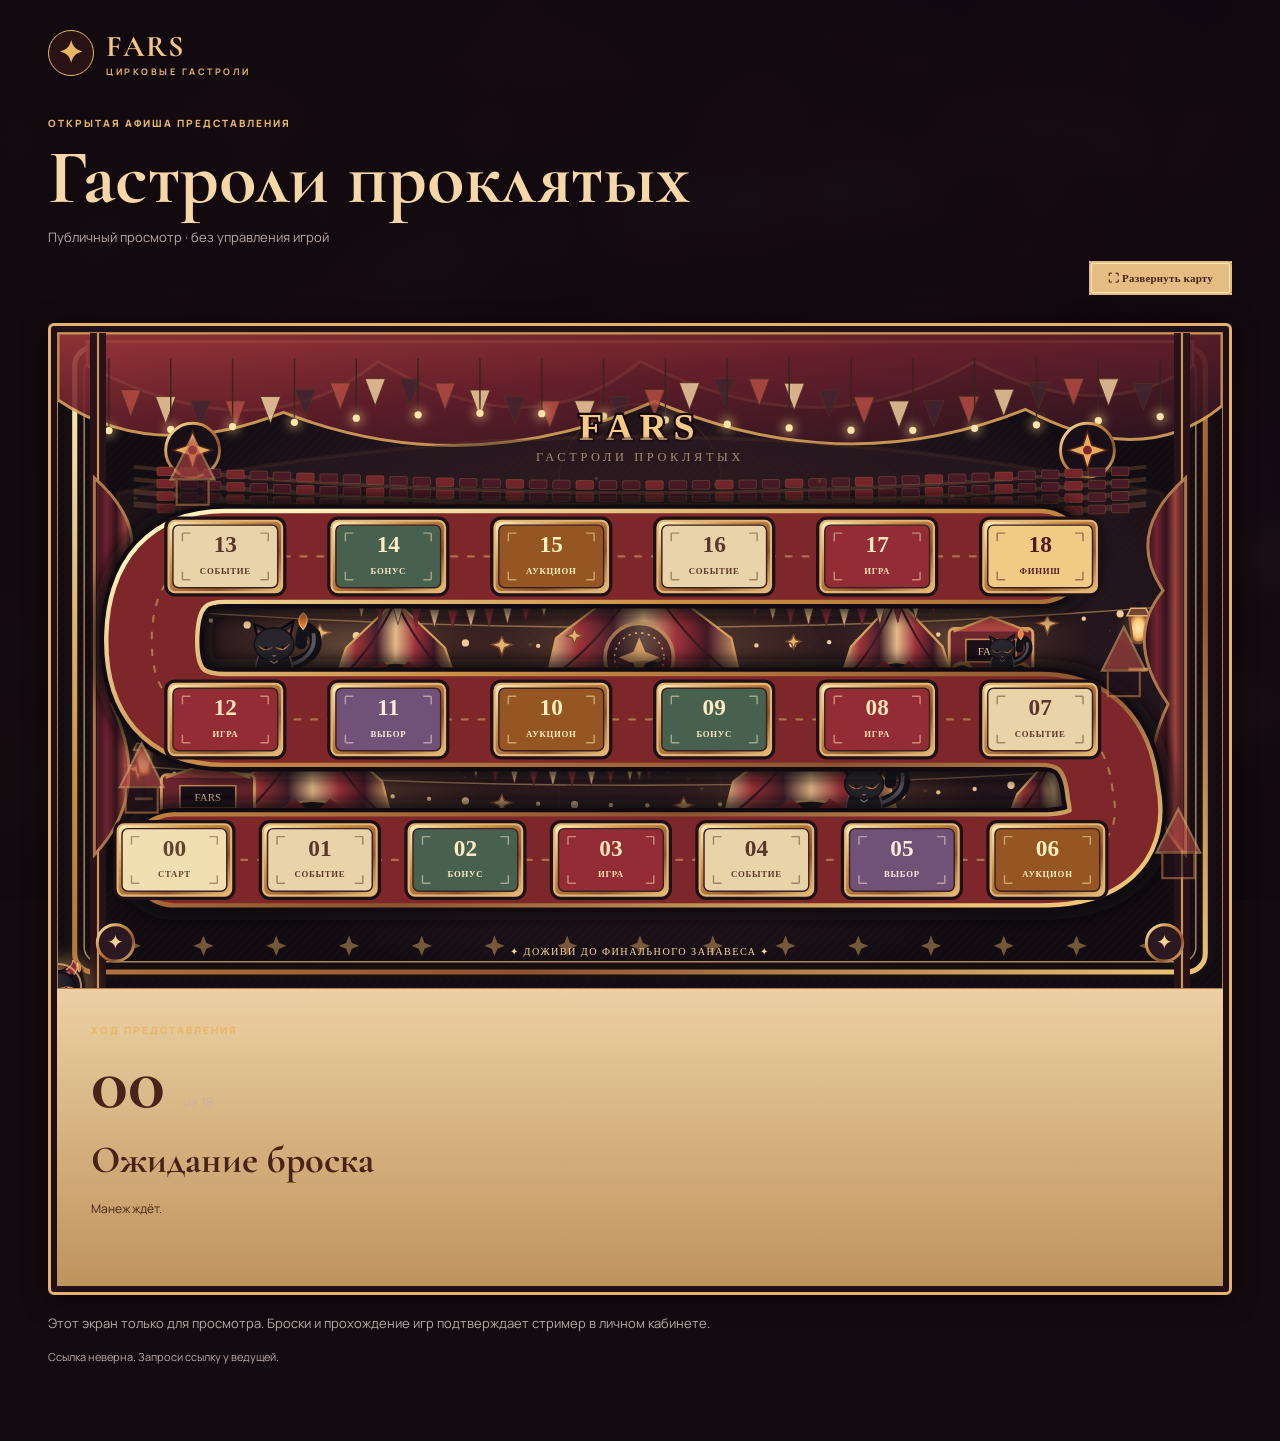
<file: view.html>
<!doctype html>
<html lang="ru"><head><meta charset="utf-8"><meta name="viewport" content="width=device-width,initial-scale=1">
<meta name="theme-color" content="#190f17"><title>FARS · Афиша сезона</title>
<link rel="stylesheet" href="./style.css">
<link rel="stylesheet" href="./theme-fars.css"></head>
<body class="viewer-page">
<main class="viewer-shell">
 <div class="brand-lockup"><span class="brand-star">✦</span><span>FARS <small>ЦИРКОВЫЕ ГАСТРОЛИ</small></span></div>
 <div class="eyebrow">ОТКРЫТАЯ АФИША ПРЕДСТАВЛЕНИЯ</div>
 <h1 id="viewer-title">Гастроли проклятых</h1>
 <p class="muted" id="viewer-owner">Публичный просмотр · без управления игрой</p>
 <div class="viewer-tools"><button type="button" class="btn ghost small" id="open-map-zoom" aria-haspopup="dialog">⛶ Развернуть карту</button></div><section class="board-frame viewer-board">
  <div class="board-painting"><img id="viewer-art" src="./assets/fars-board-v04.svg" alt="Манеж FARS: 19 клеток цирковых гастролей"><span id="viewer-token" class="board-token" role="img" aria-label="Текущая клетка"></span></div>
  <div class="board-facts"><div class="eyebrow">ХОД ПРЕДСТАВЛЕНИЯ</div><div id="viewer-position" class="board-big-position">00 <span>из 18</span></div><h3 id="viewer-phase">Ожидание броска</h3><p id="viewer-event">Манеж ждёт.</p><p id="viewer-game"></p></div>
  <div class="board-stops" id="viewer-stops"></div>
 </section>
 <dialog id="board-zoom-dialog" class="board-zoom-dialog" aria-label="Карта FARS крупным планом">
    <div class="zoom-header"><strong>✦ FARS — Манеж гастролей</strong><button type="button" class="btn ghost small" id="close-map-zoom">✕ Закрыть</button></div>
    <p class="muted tiny">На телефоне прокручивай карту в стороны, чтобы рассмотреть клетки.</p>
    <div class="zoom-scroller"><div class="zoom-canvas board-painting">
      <img src="./assets/fars-board-v04.svg" alt="Карта FARS, крупный план" />
      <span id="board-zoom-token" class="board-token" role="img" aria-label="Текущая клетка"></span>
    </div></div>
  </dialog>
 <p class="muted">Этот экран только для просмотра. Броски и прохождение игр подтверждает стример в личном кабинете.</p>
 <p class="tiny muted" id="viewer-status">Подключаем представление…</p>
</main><script type="module" src="./viewer.mjs"></script></body></html>
</file>
<file: style.css>
@import url('https://fonts.googleapis.com/css2?family=Cormorant+Garamond:wght@500;600;700&family=Manrope:wght@400;500;600;700;800&display=swap');
:root{color-scheme:dark;--bg:#140e13;--panel:#21161d;--panel2:#2a1b22;--line:#604136;--line2:#493134;--cream:#f5e2c0;--muted:#baa9a6;--gold:#e7b764;--red:#a83c3f;--purple:#7f5689;--green:#b2c593;--shadow:0 16px 45px #09050865;font-family:'Manrope',system-ui,sans-serif}*{box-sizing:border-box}body{margin:0;background:var(--bg);color:var(--cream);font-size:13px}button,input,select{font:inherit}button{cursor:pointer}input,select{color:var(--cream);background:#1b1117;border:1px solid #765449;border-radius:9px;min-height:43px;padding:10px 13px;outline:none;width:100%}input:focus,select:focus{border-color:var(--gold);box-shadow:0 0 0 2px #e7b76432}label{font-size:12px;color:#dcc5ad;font-weight:700}.field{display:flex;flex-direction:column;gap:7px;margin:14px 0}.muted{color:var(--muted);line-height:1.65}.tiny{font-size:11px}.small{font-size:12px}.stack{display:flex;flex-direction:column;gap:3px}.eyebrow,.section-overline{color:var(--gold);font-weight:800;font-size:10px;letter-spacing:2px}.auth-layout{display:grid;grid-template-columns:minmax(0,1.2fr) minmax(395px,.8fr);min-height:100vh}.auth-art{min-height:660px;position:relative;background:linear-gradient(0deg,#1a0e17a8,#1a0e1700 40%),url('./assets/arena.webp') center 39%/cover}.auth-art-overlay{position:absolute;inset:0;padding:40px clamp(38px,6vw,100px);display:flex;flex-direction:column;justify-content:space-between;background:linear-gradient(90deg,#120b12c5 0%,#150d17ac 50%,#150c1355 100%)}.brand-lockup{display:flex;align-items:center;gap:12px;color:#f6dfae;font-family:'Cormorant Garamond',Georgia,serif;font-weight:700;font-size:30px;letter-spacing:2px}.brand-lockup small{display:block;font-family:'Manrope',sans-serif;letter-spacing:2.5px;font-size:9px;color:var(--gold)}.brand-star{width:46px;height:46px;border:1px solid var(--gold);border-radius:50%;font-size:30px;display:grid;place-items:center;color:var(--gold);background:#36181aab}.auth-art h1{font-family:'Cormorant Garamond',Georgia,serif;font-size:clamp(68px,7.7vw,140px);font-weight:700;line-height:.81;letter-spacing:-3px;margin:24px 0 28px;text-shadow:0 6px 30px #10070c}.auth-art h1 em{font-style:italic;color:#f2be75}.auth-art p{font-size:15px;line-height:1.85;max-width:410px;text-shadow:0 2px 8px black}.art-footer{color:#f2d3a8;letter-spacing:7px;font-size:10px}.login-panel{background:radial-gradient(ellipse at 95% 0%,#52272544,transparent 65%),#1b121a;display:flex;align-items:center;justify-content:center;padding:55px 45px}.login-inner{width:min(400px,100%)}h2,h3,p{margin-top:0}.login-inner h2,.panel h3,.board-header h3,.topbar h2{font-family:'Cormorant Garamond',Georgia,serif;letter-spacing:.2px}.login-inner h2{font-size:42px;margin:13px 0 8px}.login-inner>.muted{margin-bottom:27px}.btn{display:inline-flex;gap:10px;align-items:center;justify-content:center;min-height:39px;padding:9px 17px;border-radius:8px;font-weight:800;font-size:12px;transition:filter .15s,transform .15s;border:1px solid #765444;background:#442a2f;color:var(--cream);white-space:nowrap}.btn:hover{filter:brightness(1.18)}.btn:active{transform:translateY(1px)}.btn:disabled{opacity:.42;cursor:not-allowed}.btn.primary{background:linear-gradient(120deg,#d49854,#f1ca81);color:#30191a;border-color:#ffe0a0;box-shadow:0 3px 18px #a56f3e40}.btn.large{min-height:49px;margin-top:14px;justify-content:space-between;padding:10px 18px}.btn.outline{background:transparent;border-color:#89634d}.btn.full{width:100%}.btn.ghost{background:#38252caa;border-color:#644440}.btn.small{min-height:30px;font-size:11px}.text-button{display:block;background:transparent;border:0;padding:12px 0 0;color:var(--gold);text-align:left;font-size:12px}.text-button:hover{text-decoration:underline}.auth-separator{display:flex;align-items:center;gap:12px;color:#a88e81;margin:25px 0 17px}.auth-separator:before,.auth-separator:after{content:'';flex:1;height:1px;background:var(--line2)}.login-inner .tiny{margin-top:16px}.app-shell{display:grid;grid-template-columns:248px minmax(0,1fr);min-height:100vh}.app-shell[hidden],.auth-layout[hidden],*[hidden]{display:none!important}.sidebar{background:linear-gradient(180deg,#25161e,#190f16);border-right:1px solid #5b3833;display:flex;flex-direction:column;min-height:100vh;padding:28px 18px;gap:28px}.side-brand{font-size:28px;margin-bottom:8px}.side-brand .brand-star{width:40px;height:40px}.side-block{display:flex;flex-direction:column;gap:15px}.section-overline{font-size:9px;letter-spacing:1.4px}.streamer-block{display:flex;align-items:center;gap:12px}.avatar{height:37px;width:37px;border-radius:50%;display:grid;place-items:center;background:#4c282a;border:1px solid #b77c4f;color:#d4ac72;font-size:22px}.streamer-name{font-size:14px;font-weight:800;max-width:145px;overflow:hidden;text-overflow:ellipsis}.season-list,.theme-list{display:flex;flex-direction:column;gap:7px}.season-item{border-radius:8px;background:transparent;border:1px solid transparent;color:#c2aead;padding:11px;text-align:left;display:flex;gap:9px;align-items:center;width:100%;font-size:12px}.season-item.active{border-color:#9d6950;background:#583332;color:#ffe5bd}.season-item:hover{background:#452831}.flex-between{display:flex;align-items:center;justify-content:space-between}.icon-btn{background:var(--red);border:0;border-radius:6px;color:#ffe7c5;font-size:21px;width:25px;height:25px;line-height:18px}.theme-choice{width:100%;display:flex;align-items:center;gap:10px;text-align:left;padding:6px;border:1px solid transparent;border-radius:9px;background:transparent;color:var(--cream);font-size:12px}.theme-choice.active{background:#50302b;border-color:#a4734c}.theme-choice img{width:42px;height:46px;object-fit:cover;border-radius:6px}.theme-choice span{font-weight:700}.side-bottom{margin-top:auto;display:flex;flex-direction:column;align-items:flex-start;gap:17px}.subtle-link{border:0;background:transparent;color:#d2b3a3;padding:0;font-size:12px}.workspace{min-width:0;background:radial-gradient(ellipse at 55% -12%,#5a272c4d,transparent 44%),#130d12}.topbar{border-bottom:1px solid #473039;display:flex;justify-content:space-between;align-items:center;gap:16px;min-height:98px;padding:20px clamp(18px,3vw,42px)}.topbar h2{font-size:31px;margin:3px 0 0}.topbar-actions{display:flex;align-items:center;gap:10px;flex-wrap:wrap}.save-pill{font-size:11px;color:var(--green);margin-right:8px}.danger-text{color:#e5a09a}.main-content{padding:28px clamp(18px,3vw,42px) 40px;max-width:1550px;margin:auto}.stats-row{display:grid;grid-template-columns:repeat(4,minmax(0,1fr));gap:12px;margin-bottom:30px}.stat{background:#261820;border:1px solid #5b3b36;border-radius:10px;padding:17px 20px;min-height:86px;display:flex;flex-direction:column;gap:9px}.stat span{font-size:10px;font-weight:800;color:#c7aa8b;letter-spacing:1.2px}.stat strong{font-family:'Cormorant Garamond',Georgia,serif;font-size:31px;line-height:1}.stat small{font-family:'Manrope',sans-serif;font-size:12px;font-weight:400;color:var(--muted)}.stat .small-status{font-family:'Manrope',sans-serif;font-size:14px;line-height:1.4}.board-header{display:flex;align-items:end;justify-content:space-between;flex-wrap:wrap;gap:8px;margin-bottom:12px}.board-header h3{font-size:32px;margin:4px 0 0}.board-legend{display:flex;gap:14px;align-items:center;font-size:11px;color:#ddc9b6;flex-wrap:wrap;margin-bottom:5px}.dot{width:8px;height:8px;border-radius:50%;display:inline-block;margin-right:4px}.dot.mandatory{background:#bc4f4d}.dot.auction{background:#e3b467}.dot.bonus{background:#94b780}.dot.choice{background:#ae86c6}.board-frame{min-height:330px;position:relative;isolation:isolate;overflow:hidden;border:2px solid #b17a4e;border-radius:16px;background:#301f1c;box-shadow:var(--shadow),inset 0 0 0 4px #3b1d1b,0 0 0 1px #3a2629}.board-backdrop{position:absolute;inset:0;background-image:url('./assets/arena.webp');background-size:cover;background-position:center 52%;filter:blur(2px) saturate(.72) brightness(.48);transform:scale(1.025)}.board-frame:before{content:'';pointer-events:none;position:absolute;z-index:1;inset:0;background:radial-gradient(ellipse at center,#190e15b0,#170c14c4 75%,#0c050abe)}.board-frame:after{content:'';pointer-events:none;position:absolute;z-index:2;inset:11px;border:1px solid #b886546b;border-radius:8px}.board-frame svg{display:block;width:100%;height:auto;min-height:300px;aspect-ratio:960/510;position:relative;z-index:3;overflow:visible}.board-caption{position:absolute;inset:auto 28px 15px;display:flex;justify-content:space-between;z-index:4;font-size:9px;letter-spacing:2px;color:#f4c881;text-shadow:0 1px 2px #10060a;gap:10px}.board-caption span:last-child{color:#e8cfb3}.content-grid{display:grid;grid-template-columns:minmax(0,.92fr) minmax(0,1.08fr);gap:17px;margin-top:18px}.panel{border:1px solid #654538;background:linear-gradient(145deg,#2a1a20,#21171c);border-radius:13px;padding:23px;min-width:0;box-shadow:0 5px 20px #120a1330}.panel-heading{display:flex;align-items:flex-start;justify-content:space-between;gap:10px}.panel-heading h3{font-size:29px;margin:4px 0 12px}.decor-star{color:var(--gold);font-size:29px}.panel .muted{margin-bottom:17px}.big-roll{display:flex;align-items:center;gap:15px;flex-wrap:wrap;margin:18px 0}.die-view{width:74px;height:74px;border:2px solid #ddb06b;background:linear-gradient(140deg,#682b2a,#3a1e26);border-radius:14px;display:grid;place-items:center;color:#ffddb0;font-family:'Cormorant Garamond';font-size:44px;box-shadow:inset 0 0 0 4px #b5783a40}.small-select{display:flex;gap:8px;align-items:center;font-size:11px;color:#e5cbb6;line-height:1.5;margin:12px 0}.small-select input{width:auto;min-height:auto;accent-color:#e7b764}.action-card{border:1px solid #76513e;border-radius:9px;background:#3d2527;padding:13px 15px;margin:14px 0}.action-card strong{display:block;font-size:16px;color:#ffdbad}.action-card p{margin:4px 0 0;color:#d9c2b4;line-height:1.6}.action-buttons{display:flex;gap:9px;flex-wrap:wrap;margin-top:12px}.event-notice{background:#352327;border-left:3px solid #cda060;border-radius:4px;padding:12px 14px;line-height:1.6;margin:14px 0}.chip{display:inline-flex;padding:5px 8px;border:1px solid #90604c;color:#eec48e;border-radius:5px;font-size:10px}.auction-options{display:grid;gap:8px;margin:16px 0}.auction-option{background:#392429;border:1px solid #70473d;padding:11px;border-radius:7px;display:flex;gap:9px;align-items:center}.auction-option input{width:auto;min-height:auto;accent-color:var(--gold)}.auction-option strong{display:block}.auction-option small{color:#c9aeaa}.auction-option:has(input:checked){border-color:#e8b86e;background:#50302f}.editor-row{display:grid;grid-template-columns:1.3fr 1.4fr .65fr;gap:8px}.editor-row .field{margin:8px 0}.editor-row .field input{min-width:0;padding:8px;font-size:12px}.editor-row label{font-size:10px}.editor-actions{margin-top:9px}.log-panel{margin-top:18px}.history-list{display:grid;gap:0;max-height:245px;overflow:auto}.history-item{display:grid;grid-template-columns:115px 1fr;gap:10px;padding:9px 0;border-bottom:1px solid #52363b;color:#ddc7b7;font-size:12px;line-height:1.5}.history-item time{font-size:10px;color:#ab8c80}.file-actions{display:flex;gap:9px;margin-top:19px;flex-wrap:wrap}.footer{font-size:10px;color:#947d76;text-align:center;padding:23px 0 0;line-height:1.5}.toast{position:fixed;z-index:100;bottom:24px;right:24px;max-width:min(400px,calc(100vw - 48px));padding:15px 19px;background:#4a3030;color:#fff2d7;border:1px solid #d2a36c;box-shadow:var(--shadow);border-radius:9px;opacity:0;pointer-events:none;transform:translateY(10px);transition:opacity .2s,transform .2s;line-height:1.5}.toast.show{opacity:1;transform:translateY(0)}
/* Graphic board */
.track-line{fill:none;stroke:#110b0dc0;stroke-width:38;stroke-linejoin:round;stroke-linecap:round}.track-gold{fill:none;stroke:#b9884b;stroke-width:30;stroke-linecap:round;stroke-linejoin:round;stroke-dasharray:1 0}.track-center{fill:none;stroke:#38211f;stroke-width:22;stroke-linecap:round;stroke-linejoin:round}.node{cursor:pointer;transition:filter .2s}.node:hover{filter:brightness(1.3)}.node-box{fill:#f1dcb6;stroke:#c18c52;stroke-width:3}.node-box.mandatory{fill:#a83b3e}.node-box.auction{fill:#835b33}.node-box.bonus{fill:#52744f}.node-box.choice{fill:#6b4775}.node-box.event{fill:#ead7b5}.node-box.start,.node-box.finish{fill:#d4a55f}.node-num{font:800 15px 'Manrope',sans-serif;fill:#432528;text-anchor:middle;dominant-baseline:central;pointer-events:none}.node-num.dark{fill:#ffe3c1}.node-icon{font:800 9px 'Manrope',sans-serif;fill:#fce8d0;text-anchor:middle;pointer-events:none}.node-token{filter:drop-shadow(0 2px 8px #000)}.node-token circle{fill:#15131a;stroke:#ffcd74;stroke-width:3}.node-token text{font-size:23px;text-anchor:middle;dominant-baseline:central}.center-label{text-anchor:middle;fill:#e5b477;font:700 22px 'Cormorant Garamond',Georgia,serif;letter-spacing:2px}.center-sub{font:700 9px 'Manrope',sans-serif;letter-spacing:2px;text-anchor:middle;fill:#c9a58a}.map-decor{fill:#e9b464;opacity:.72;font-size:17px}
@media(max-width:1150px){.app-shell{grid-template-columns:205px minmax(0,1fr)}.sidebar{padding:24px 13px}.content-grid{grid-template-columns:1fr}.editor-row{grid-template-columns:1fr 1fr 110px}}
@media(max-width:820px){.auth-layout{grid-template-columns:1fr}.auth-art{min-height:360px}.auth-art-overlay{padding:24px}.auth-art h1{font-size:70px}.login-panel{padding:45px 22px}.app-shell{display:block}.sidebar{min-height:auto;gap:17px;padding:14px 18px}.side-brand{margin:0}.side-block{gap:7px}.season-list{flex-direction:row;overflow:auto}.season-item{width:auto;min-width:130px}.theme-list{flex-direction:row;overflow:auto}.theme-choice{min-width:120px}.side-bottom{display:none}.topbar{padding:20px 18px}.stats-row{grid-template-columns:repeat(2,1fr)}.main-content{padding:20px 14px}.board-frame svg{min-height:220px}.board-caption{inset:auto 10px 8px;font-size:7px}.board-legend{font-size:10px}}
@media(max-width:470px){.topbar{display:block}.topbar-actions{margin-top:12px}.editor-row{grid-template-columns:1fr}.stat{padding:12px}.board-header h3{font-size:27px}.board-frame svg{min-height:155px}.board-caption{display:none}.panel{padding:17px}.panel-heading h3{font-size:26px}.history-item{grid-template-columns:78px 1fr}}

/* v0.2: иллюстрированная карта, а не программно нарисованное поле */
.board-frame{min-height:0;display:grid;grid-template-columns:minmax(0,1.6fr) minmax(250px,.7fr);gap:0;background:#1a1013}
.board-backdrop,.board-frame:before,.board-frame:after,.board-frame svg{display:none!important}
.board-painting{position:relative;min-width:0;overflow:hidden;background:#291317}
.board-painting img{display:block;width:100%;aspect-ratio:16/9;object-fit:cover;filter:none}
.painting-plaque{position:absolute;bottom:10px;left:50%;transform:translateX(-50%);white-space:nowrap;padding:8px 18px;border:1px solid #eab77591;background:#251114dc;color:#f4d496;border-radius:100px;font-size:10px;letter-spacing:2px}
.board-facts{padding:clamp(18px,3vw,34px);background:linear-gradient(155deg,#311b21,#180f16);display:flex;flex-direction:column;justify-content:center;gap:8px}
.board-facts h3{font:700 clamp(24px,3vw,42px)/1.06 'Cormorant Garamond',serif;margin:10px 0}
.board-facts p{color:#d0b5a4;font-size:12px;line-height:1.8}
.board-big-position{font:700 clamp(48px,6vw,90px)/1 'Cormorant Garamond',serif;color:#f0c17c}
.board-big-position span{font:600 13px 'Manrope',sans-serif;color:#d1b29a}
.board-stops{grid-column:1/-1;display:grid;grid-template-columns:repeat(19,minmax(0,1fr));gap:3px;padding:12px;background:#170e14;border-top:1px solid #81523e}
.stop{display:flex;flex-direction:column;align-items:center;justify-content:center;gap:3px;border:1px solid #694535;border-radius:5px;background:#362028;color:#eacba9;min-width:0;height:48px}
.stop span{font-size:11px;font-weight:800}.stop small{display:none}.stop.mandatory{background:#7a3032}.stop.auction{background:#745127}.stop.bonus{background:#495837}.stop.choice{background:#62416c}
.stop.current{outline:2px solid #f9d18f;outline-offset:-2px;background:#f5cb7c;color:#251011;box-shadow:0 0 18px #f3cb7944}
.stop.done{box-shadow:inset 0 -4px #c2d799}
.board-caption{display:none}
.share-actions{display:flex;flex-wrap:wrap;gap:9px;margin:18px 0}
@media(max-width:1100px){.board-frame{grid-template-columns:1fr}.board-facts{padding:18px}.board-facts h3{margin:0}.board-facts p{margin:0}.board-big-position{font-size:52px}.board-stops{grid-template-columns:repeat(10,minmax(0,1fr));gap:5px}.stop{height:42px}}
@media(max-width:550px){.board-stops{grid-template-columns:repeat(7,minmax(0,1fr))}.painting-plaque{font-size:8px;padding:6px 10px}}

.viewer-page{background:radial-gradient(ellipse at top,#4a262d,#170e14 65%);min-height:100vh}
.viewer-shell{max-width:1400px;padding:28px clamp(14px,4vw,48px) 64px;margin:auto}
.viewer-shell>.brand-lockup{margin-bottom:38px}.viewer-shell>h1{font:700 clamp(42px,6vw,78px)/1 'Cormorant Garamond',Georgia,serif;color:#f6d7a7;margin:10px 0}
.viewer-shell>.muted{max-width:850px}.viewer-board{margin:28px 0 18px}
.viewer-board .board-facts{min-height:240px}


/* FARS v0.3: the complete map is a single static image.
   On top we render only the user's piece, not the road or cells. */
.board-painting{
  isolation:isolate;
  background:
   linear-gradient(115deg,#1d1016d8,#321722d2),
   url('./assets/arena.webp') center 44%/cover no-repeat;
}
.board-painting img#board-image,.board-painting img#viewer-art{
  width:100%;height:auto;aspect-ratio:16/9;object-fit:contain;
  position:relative;z-index:1;display:block;filter:none;
}
.board-painting .board-token{
  position:absolute;z-index:4;
  width:clamp(17px,2.4vw,36px);aspect-ratio:1;
  display:grid;place-items:center;
  transform:translate(-50%,-50%);
  border:2px solid #ffe3a5;
  border-radius:46% 46% 50% 50%;
  background:radial-gradient(circle at 42% 28%,#6b3039,#20121e 70%);
  box-shadow:0 0 0 3px #4b202a,0 0 18px 5px #f3bb5b99,0 3px 6px #11080e;
  transition:left .7s ease-in-out,top .7s ease-in-out;
  pointer-events:none;
}
.board-token:before{
  content:'♠';
  display:block;color:#f5cf90;
  font-size:clamp(13px,1.65vw,25px);
  line-height:1;
}
.board-token:after{
  content:'';
  position:absolute;inset:-7px;
  border:1px dashed #f5cf9066;
  border-radius:50%;
  animation:fars-glint 2.8s linear infinite;
}
@keyframes fars-glint{50%{opacity:.25;transform:scale(1.12)}}
@media(prefers-reduced-motion:reduce){.board-painting .board-token{transition:none}.board-token:after{animation:none}}
@media(max-width:550px){
 .board-painting .board-token{width:17px;border-width:1px;box-shadow:0 0 0 2px #4b202a,0 0 9px 2px #f3bb5b99}
 .board-token:after{inset:-3px}
}

/* Enlarged read-only board, with horizontal scrolling for narrow screens. */
.viewer-tools{display:flex;justify-content:flex-end;margin:8px 0}
.board-zoom-dialog{
  width:min(96vw,1450px);max-width:none;max-height:94dvh;
  border:2px solid #d3a065;border-radius:14px;padding:16px;
  color:var(--cream);background:#22151b;
  box-shadow:0 24px 90px #000b;
}
.board-zoom-dialog::backdrop{background:#09060aca;backdrop-filter:blur(5px)}
.zoom-header{display:flex;justify-content:space-between;align-items:center;gap:12px;flex-wrap:wrap;
  color:#f0cd99;font:700 21px Georgia,serif;padding:3px 3px 10px}
.board-zoom-dialog .muted{margin:0 3px 10px}
.zoom-scroller{overflow-x:auto;overflow-y:auto;max-height:calc(94dvh - 130px);border:1px solid #896446;border-radius:10px}
.zoom-canvas{width:max(100%,980px);position:relative}
.zoom-canvas img{display:block;width:100%;height:auto;aspect-ratio:16/9}
@media(max-width:600px){.zoom-canvas{width:980px}.board-zoom-dialog{padding:10px}.zoom-header{font-size:17px}}


/* FARS v0.4: graphical FARS cat token replaces the generic spade icon.
   Existing marker coordinates are identical to v0.3 for all 19 cells. */
.board-painting .board-token{
  width:clamp(28px,4.2vw,68px);
  aspect-ratio:1;
  background:transparent url('./assets/fars-cat-token.svg') center/contain no-repeat;
  box-shadow:none;
  border:none;
  border-radius:0;
  filter:drop-shadow(0 2px 2px #13090c) drop-shadow(0 0 10px #f0b865b5);
  transform:translate(-50%,-52%);
}
.board-painting .board-token:before{content:none}
.board-painting .board-token:after{
  inset:5%;
  border:2px solid #f6cc82a8;
  border-radius:50%;
  animation:fars-glint 2.8s ease-in-out infinite;
}
.board-painting{background:linear-gradient(125deg,#1e1016,#361f20)}
.board-painting img#board-image,.board-painting img#viewer-art,.zoom-canvas img{
  aspect-ratio:16/9;object-fit:contain;
}
@media(max-width:550px){
 .board-painting .board-token{width:clamp(21px,5.2vw,31px)}
 .zoom-canvas .board-token{width:53px}
}
@media(prefers-reduced-motion:reduce){
 .board-painting .board-token{transition:none}
 .board-painting .board-token:after{animation:none}
}
</file>
<file: theme-fars.css>
/* FARS v0.5 illustrated UI.
   All visual assets are optional PNG layers; the interface remains legible until
   files from fars-ui-v05-assets.zip are uploaded to /assets/ui/. */
:root{
 --fars-ink:#160c12;--fars-card:#29151c;--fars-burgundy:#781b27;
 --fars-paper:#f5dcb0;--fars-gold:#f0be71;--fars-edge:#b17a47;
}
body{background:#0e080d;color:#f4dbb2;font-family:'Manrope',system-ui,sans-serif}
body:before{content:"";position:fixed;inset:0;z-index:-1;pointer-events:none;
 background:linear-gradient(105deg,#120a10ee,#110812dd),url('./assets/ui/stage-atmosphere.png') center/cover no-repeat}
h1,h2,h3{font-family:'Cormorant Garamond',Georgia,serif}
.app-shell{display:grid;grid-template-columns:240px minmax(0,1fr);grid-template-rows:92px minmax(0,1fr);min-height:100vh}
.fars-global{grid-area:1 / 1 / 2 / -1;display:flex;align-items:center;gap:clamp(12px,2vw,28px);
 padding:12px clamp(16px,2.4vw,42px);position:relative;z-index:6;
 border-bottom:3px ridge #d9a566;background:
 linear-gradient(#180b15b8,#220d18d8),url('./assets/ui/top-canopy.png') center 24%/cover no-repeat,
 linear-gradient(120deg,#3f111e,#110b13 70%);box-shadow:0 7px 25px #0008}
.global-home{display:flex;flex-direction:column;align-items:center;justify-content:center;text-decoration:none;
 min-width:170px;gap:0;color:#f8d5a0;text-shadow:0 2px 0 #8b2530,0 0 18px #ec923d}
.global-logo{font:700 41px/.86 Georgia,serif;letter-spacing:3px;color:#eeab63;
 -webkit-text-stroke:.5px #ffe3b5}
.global-home small{font:700 9px Georgia,serif;letter-spacing:1.4px;color:#f3d4a1;margin-top:9px}
.global-nav{display:flex;flex:1;align-items:center;justify-content:center;gap:7px}
.global-nav a{font:700 13px Georgia,serif;color:#edca99;text-decoration:none;letter-spacing:1px;
 padding:14px clamp(10px,1.8vw,29px);border:1px solid transparent;white-space:nowrap}
.global-nav a:hover,.global-nav a:focus-visible,.global-nav a.active{color:#ffe5b3;border-color:#d9a15f;
 background:linear-gradient(#9b2431,#6c1527);box-shadow:inset 0 0 0 2px #5e2224,0 0 0 1px #31111c}
.global-status{display:flex;align-items:center;gap:8px;font:700 12px Georgia,serif;color:#f6dfb5}
.global-star{width:35px;height:35px;display:grid;place-items:center;font-size:20px;color:#f5ce78;
 border-radius:50%;border:2px solid #eab36e;background:#551826}
.sidebar{grid-area:2/1;position:relative;min-height:calc(100vh - 92px);padding:25px 15px 160px;
 background:linear-gradient(90deg,#120912,#29131b 86%,#341a1a);border-right:3px ridge #a66a3b;gap:24px}
.sidebar:after{content:"";background:url('./assets/ui/cat.png') bottom center/contain no-repeat;
 position:absolute;bottom:5px;left:0;right:0;height:163px;pointer-events:none}
.side-brand{font-size:28px;margin:0;padding:5px 8px 22px;border-bottom:1px solid #8b5538}
.side-brand .brand-star{background:#652029;border-color:#deaa63}
.sidebar .side-block{background:#24121cbb;border:1px solid #845237;padding:14px 10px;border-radius:5px;gap:11px}
.sidebar .section-overline{font-family:Georgia,serif;color:#f9cb84;letter-spacing:1.7px}
.sidebar .streamer-block{gap:10px}
.sidebar .avatar{border:2px solid #e3ac69;background:#471825;color:#f0bd72}
.sidebar .streamer-name{color:#fee3b4;max-width:160px}
.sidebar .season-item{color:#ead2ad;background:#240f19;border:1px solid #6c4032;border-radius:4px}
.sidebar .season-item.active{background:linear-gradient(#963444,#621e2b);border-color:#db9f55}
.sidebar .side-bottom{gap:9px;z-index:2;position:relative}
.sidebar .subtle-link{color:#ffe1b5;font-weight:700}
.workspace{grid-area:2/2;background:linear-gradient(#150a1091,#190d14b5)}
.topbar{min-height:75px;padding:12px clamp(16px,2.2vw,34px);border-bottom:1px solid #694137;
 background:linear-gradient(90deg,#3d1a2299,#190d15cc)}
.topbar h2{font-size:30px;color:#ffdb9c;text-shadow:0 2px 8px #000}
.topbar .eyebrow{font-family:Georgia,serif;color:#bb8d69}
.main-content{display:grid;grid-template-columns:minmax(0,1.8fr) minmax(340px,1fr);
 grid-template-rows:auto auto auto auto auto;column-gap:18px;row-gap:13px;max-width:1850px;
 padding:18px clamp(14px,2vw,32px) 35px}
.stats-row{grid-column:1/-1;grid-row:1;display:grid;grid-template-columns:repeat(4,1fr);
 gap:10px;margin:0}
.stat{min-height:65px;padding:11px 17px;gap:4px;border-radius:5px;border:1px solid #b27946;
 background:linear-gradient(145deg,#4a2227,#1e1018);box-shadow:inset 0 0 0 2px #37161c,0 5px 12px #0006}
.stat span{color:#f2bd79;font:700 10px Georgia,serif;letter-spacing:1.3px}
.stat strong{color:#f9d29c;font-size:26px}
.stat .small-status{color:#fbe0bb;font-size:12px}
.board-header{grid-column:1;grid-row:2;display:flex;align-items:center;gap:12px;margin:0;
 padding:8px 12px;background:linear-gradient(90deg,#511723,#2b1119);border:1px solid #af7a45}
.board-header h3{margin:2px 0;font-size:25px;color:#f7ce8d}
.board-header .eyebrow{font-size:9px}
.board-header .board-legend{display:none}
.board-header #open-map-zoom{margin-left:auto}
.board-frame{grid-column:1;grid-row:3;align-self:start;display:block;min-height:0;padding:7px;
 border-radius:6px;border:3px double #e4b167;background:#201018;box-shadow:0 4px 25px #0009}
.board-frame .board-painting{display:block;width:100%;border:1px solid #b47c4f}
.board-frame .board-painting img{width:100%;height:auto;display:block;object-fit:contain}
.board-frame .board-facts,.board-frame .board-stops,.board-frame .board-caption{display:none}
.content-grid{grid-column:2;grid-row:2 / span 2;display:flex;flex-direction:column;
 gap:13px;margin:0;min-width:0}
.panel{border:0;background:linear-gradient(160deg,#361b25,#170d15);
 outline:1px solid #b37e4b;outline-offset:-3px;
 border-image-source:url('./assets/ui/panel-dark.png');border-image-slice:38 fill;border-image-width:20px;
 border-image-outset:0;border-image-repeat:stretch;box-shadow:0 7px 24px #0007;border-radius:8px;
 padding:24px;min-width:0}
.panel-heading h3{color:#ffd6a0;font-size:30px;margin:4px 0 10px}
.panel-heading .eyebrow{color:#c99865;font-family:Georgia,serif}
.control-panel{background:linear-gradient(150deg,#f5dfb9,#dfb97e);color:#351b1b;
 border-image-source:url('./assets/ui/parchment-frame.png');border-image-slice:60 fill;border-image-width:22px;
 flex:1;min-height:300px}
.control-panel h3,.control-panel .eyebrow,.control-panel .muted{color:#4d221b}
.control-panel .eyebrow{font-size:11px}
.control-panel #action-description{color:#592f20;line-height:1.55;font-size:13px}
.control-panel .chip{border-color:#a46d44;color:#6b3324;background:#ead0a3}
.control-panel .action-card{background:#fae6c4;border:1px solid #b98553;color:#432821}
.control-panel .action-card strong{color:#692e29}
.control-panel .action-card p{color:#6f4938}
.control-panel .auction-option{background:#fff0d0;border-color:#c58e56;color:#50291a}
.control-panel .auction-option small{color:#80533c}
.control-panel .auction-option:has(input:checked){background:#e8bf82}
.control-panel .big-roll{margin:6px 0;gap:10px}
.control-panel .die-view{background:linear-gradient(#8f1e2e,#501322);color:#ffdeb0}
.control-panel .small-select{color:#623b2d}
.control-panel .event-notice{background:#edd1a8;color:#633526;border-color:#ae693a}
.control-panel .btn.primary{width:100%;margin-top:10px}
.btn{border-radius:4px;border-color:#e3ab67;background:linear-gradient(#802b37,#501524);color:#f7d99e;
 font-family:Georgia,serif;letter-spacing:.2px;font-size:14px;min-height:42px;box-shadow:inset 0 0 0 2px #3c111b}
.btn.primary{color:#ffe4b0;background:linear-gradient(140deg,#a72d3c,#590e20);
 border:2px ridge #efbc70;box-shadow:inset 0 0 0 2px #541625,0 4px 9px #0004}
.btn.ghost{background:linear-gradient(#5c2632,#2e151f);color:#f6dcb4}
.btn:hover{filter:brightness(1.13)}
.control-panel .btn.primary::before{content:'✦';color:#ffce88}
.about-panel{background:linear-gradient(145deg,#2c151e,#1b1015)}
.about-panel .share-actions{gap:7px}
.log-panel{grid-column:1;grid-row:4;margin:0}
.next-panel{grid-column:2;grid-row:4;margin:0}
.history-list{max-height:260px}
.history-item{grid-template-columns:85px 1fr}
.next-stop-list{display:grid;grid-template-columns:repeat(2,minmax(0,1fr));gap:8px}
.next-stop{background:linear-gradient(#4d2530,#2b141e);padding:10px;border:1px solid #95613a;
 display:flex;align-items:center;gap:9px;border-radius:4px}
.next-stop strong{font:700 25px Georgia,serif;color:#ffcf89;min-width:28px}
.next-stop small{display:block;color:#caa58c;font-size:10px}
.next-stop span{color:#ffe2b8;font-size:11px}
.next-stop.mandatory{border-color:#cc6960}.next-stop.auction{border-color:#c59a53}.next-stop.choice{border-color:#9371aa}
.footer{grid-column:1/-1;grid-row:5;color:#967c6d;text-align:center}
.viewer-page{background:#140b11 url('./assets/ui/stage-atmosphere.png') center/cover fixed}
.viewer-shell>.brand-lockup{color:#f5c782}
.viewer-board{border:3px solid #e5b16c;padding:6px}
.viewer-board .board-facts{background:linear-gradient(#ecd0a3,#bf935c);color:#40211b}
.viewer-board .board-facts h3,.viewer-board .board-facts p,.viewer-board .board-big-position{color:#492319}
@media(max-width:1350px){
 .app-shell{grid-template-columns:215px minmax(0,1fr)}
 .main-content{grid-template-columns:minmax(0,1.4fr) minmax(290px,1fr);gap:12px}
 .panel{padding:18px}
 .global-nav a{padding:12px}
}
@media(max-width:1050px){
 .main-content{grid-template-columns:minmax(0,1fr)}
 .board-header,.board-frame,.content-grid,.log-panel,.next-panel,.stats-row,.footer{grid-column:1}
 .board-header{grid-row:2}.board-frame{grid-row:3}
 .content-grid{grid-row:4;display:grid;grid-template-columns:repeat(2,minmax(0,1fr))}
 .log-panel{grid-row:5}.next-panel{grid-row:6}.footer{grid-row:7}
 .global-home{min-width:120px}.global-logo{font-size:30px}
 .global-nav{gap:0}.global-nav a{font-size:11px;padding:10px}
}
@media(max-width:820px){
 .app-shell{display:block}
 .fars-global{position:relative;display:flex;flex-wrap:wrap;min-height:78px;padding:10px}
 .global-home{margin-right:auto}.global-nav{order:3;flex-basis:100%;justify-content:space-between;overflow-x:auto}
 .global-nav a{font-size:10px;padding:10px 7px}
 .sidebar{min-height:0;padding:10px 12px;display:flex;flex-wrap:wrap;gap:10px;border-right:0;border-bottom:2px solid #a57047}
 .sidebar:after{display:none}.sidebar .side-brand{display:none}
 .sidebar .side-block{flex:1;min-width:170px;margin:0}
 .sidebar .side-block:last-of-type{display:none}
 .sidebar .side-bottom{display:flex;margin:0;align-self:center}
 .main-content{padding:13px}
 .content-grid{grid-template-columns:1fr}
 .stats-row{grid-template-columns:repeat(2,1fr)}
 .topbar{min-height:62px}.topbar h2{font-size:25px}
}
@media(max-width:470px){
 .global-status{font-size:10px}.global-logo{font-size:28px}
 .panel{padding:14px}
 .board-header{flex-wrap:wrap}.board-header h3{font-size:23px}
 .next-stop-list{grid-template-columns:1fr}
 .control-panel .big-roll{flex-wrap:wrap}
 .stats-row{gap:6px}
 .stat{padding:9px}.stat strong{font-size:22px}
}

/* Component art bindings: static PNG framing, live semantic content */
.board-header{background:
 linear-gradient(90deg,#471824c7,#250f17d8),url('./assets/ui/title-ribbon.png') center/100% 100% no-repeat}
.next-stop{background:linear-gradient(145deg,#44242d,#25131b);border-image-source:url('./assets/ui/stop-card.png');
 border-image-slice:35 fill;border-image-width:12px;border-image-repeat:stretch}
.btn.primary{border-image-source:url('./assets/ui/button-red.png');border-image-slice:32 fill;
 border-image-width:15px;border-image-repeat:stretch}
.btn.ghost{border-image-source:url('./assets/ui/button-cream.png');border-image-slice:32 fill;
 border-image-width:14px;border-image-repeat:stretch}
.global-star{background:#571924 url('./assets/ui/star-medallion.png') center/cover no-repeat}
.control-panel .big-roll::after{content:"";display:block;width:100px;height:88px;margin-left:auto;
 background:url('./assets/ui/dice.png') center/contain no-repeat}
.sidebar .season-item.active{background:linear-gradient(#872732,#611d2b)}
.auth-art{background:
 linear-gradient(0deg,#150912bb,#18081155),url('./assets/ui/stage-atmosphere.png') center/cover,
 url('./assets/arena.webp') center/cover}
.login-panel{background:linear-gradient(140deg,#351923,#140b14);border-left:2px ridge #bd8450}
.login-inner{border:1px solid #9a633d;padding:clamp(18px,3vw,38px);
 background:linear-gradient(145deg,#311925dd,#160b14eb);border-radius:6px;
 box-shadow:inset 0 0 0 3px #170912,0 20px 30px #0006}
.login-inner .eyebrow{font-family:Georgia,serif}
.login-inner h2{color:#f7d398}
.login-inner input{border-radius:4px}
.login-inner .btn.primary{margin-top:18px}
@media(max-width:470px){.control-panel .big-roll::after{width:62px;height:61px}}

/* Public viewer must retain its phase and current-game description. */
.viewer-board .board-facts{display:flex}

/* ==============================================================
   v0.6 • Asset bindings, readable controls and true screen layout
   These rules do not alter authentication, Firebase or board geometry.
   ============================================================== */
:root{--fars-focus:#ffe4ae}
.fars-global{
  min-height:102px;
  padding-top:16px;padding-bottom:16px;
  background:linear-gradient(90deg,#1b0c14ed,#2a101ce3 50%,#160913eb),
   url('./assets/ui/stage-atmosphere.png') center 28%/cover no-repeat;
}
.fars-global::before{
  content:"";position:absolute;inset:0 0 auto;height:18px;
  background:linear-gradient(90deg,#290d14b0,transparent,#290d14b0),
   url('./assets/ui/top-canopy.png') center 0/auto 190px no-repeat;
  pointer-events:none;opacity:.9
}
.global-home{flex:0 0 auto;min-width:0;display:block;width:clamp(144px,13vw,210px)}
.global-logo-img{display:block;width:100%;height:78px;object-fit:contain;filter:drop-shadow(0 3px 8px #0b050a)}
.global-nav{gap:3px}
.global-nav a{font-size:clamp(10px,.85vw,13px);padding:13px clamp(6px,1.1vw,20px);border-radius:4px}
.global-status{flex:0 0 auto;max-width:160px;overflow:hidden}
.global-status>span:last-child{overflow:hidden;text-overflow:ellipsis}
.global-star{border:0;background:transparent url('./assets/ui/star-medallion.png') center/contain no-repeat}
.side-brand-label{
 color:#f7d4a3;letter-spacing:3px;font:700 15px Georgia,serif;
 padding:8px 5px 20px;border-bottom:1px solid #734834;text-align:center
}
.sidebar{padding-bottom:198px}
.sidebar:after{height:180px;bottom:0;background-size:contain;background-position:bottom center}
.sidebar .side-block{background:
 linear-gradient(#28131ce8,#28131cd9),url('./assets/ui/paper-texture.png') center/cover no-repeat}
.sidebar .side-bottom{z-index:2}
.main-content{
 display:grid;grid-template-columns:minmax(0,1.7fr) minmax(320px,1fr);
 grid-template-rows:auto auto auto;grid-template-areas:"stats stats" "left right" "footer footer";
 gap:15px 17px;padding-top:19px
}
.stats-row{grid-area:stats;grid-column:auto;grid-row:auto}
.dashboard-left{grid-area:left;min-width:0;display:flex;flex-direction:column;gap:15px;align-self:start}
.dashboard-right{grid-area:right;min-width:0;display:flex;flex-direction:column;gap:15px;align-self:start}
.dashboard-left>.board-header,.dashboard-left>.board-frame,.dashboard-left>.log-panel,
.dashboard-right>.content-grid,.dashboard-right>.next-panel{grid-column:auto;grid-row:auto;margin:0}
.dashboard-left>.board-header{width:100%;min-height:76px;padding:12px 17px;
 background:linear-gradient(90deg,#37121cbd,#2a101ad0),
   url('./assets/ui/title-ribbon.png') center/100% 100% no-repeat;
 border:2px solid #ae744b;box-shadow:0 5px 13px #0007}
.dashboard-left .board-header h3{font-size:30px}
.dashboard-left .board-frame{width:100%;margin:0}
.dashboard-right .content-grid{display:flex;flex-direction:column;width:100%;gap:15px}
.dashboard-right .content-grid .panel{width:100%;flex:none}
.dashboard-right .control-panel{min-height:0}
.dashboard-right .control-panel:has(.auction-options){background:
 linear-gradient(#f4d7a9c4,#edc996e5),url('./assets/ui/paper-texture.png') center/cover}
.dashboard-right .next-panel{width:100%}
.footer{grid-area:footer;grid-row:auto;grid-column:auto}
.log-panel,.next-panel{min-width:0}
.log-panel .history-list{max-height:340px}
.panel{background-image:linear-gradient(150deg,#321925,#180d16)}
.panel:focus-within{outline-color:#e3b475}
.btn.ghost{
 color:#46221a!important;background:#e5bc81!important;
 border:2px solid #b78049;
 border-image-source:url('./assets/ui/button-cream.png');
 text-shadow:none!important;box-shadow:inset 0 0 0 1px #fee5bb;
 font-weight:800
}
.btn.ghost:hover{color:#28120f!important;background:#f1d4a5!important}
.btn.ghost.danger-text{color:#762c2a!important}
.btn.primary{color:#ffe7be!important;background:#6f1726;
 text-shadow:0 1px 2px #310910;font-weight:800}
.btn:focus-visible,.global-nav a:focus-visible,.season-item:focus-visible{
 outline:3px solid var(--fars-focus);outline-offset:2px
}
.control-panel .auction-option:has(input:checked){outline:2px solid #8b3e25}
.control-panel .auction-option input{accent-color:#7e242a}
.control-panel .btn.primary:disabled{color:#c7a781!important}
.control-panel label{color:#573223}
.control-panel input:not([type=checkbox]):not([type=radio]){
 background:#ffedd0;color:#4d261d;border-color:#b47e50
}
.about-panel .share-actions{display:flex;gap:10px;flex-wrap:wrap}
.share-actions .btn{white-space:normal;overflow-wrap:anywhere}
.about-panel .muted{color:#d1b6a0}
.next-stop{background-color:#27131d}
.next-stop span{overflow-wrap:anywhere}
.dashboard-right>.games-panel,.dashboard-right>.season-statistics,.dashboard-right>.settings-panel{display:none}
.games-panel h4{
 margin:20px 0 10px;font:700 21px Georgia,serif;color:#f2c48c
}
.season-game-list{display:grid;gap:9px}
.game-item{
 display:grid;grid-template-columns:48px minmax(0,1fr) auto;align-items:center;gap:12px;
 padding:12px;border:1px solid #a47244;border-radius:6px;
 background:linear-gradient(110deg,#542434,#2b141e);min-height:65px
}
.game-item strong{display:block;color:#ffe2b8;overflow-wrap:anywhere}
.game-item small{display:block;margin-top:4px;color:#cdb3a3;font-size:11px;line-height:1.5}
.game-stage{background:#7b2630;color:#ffe4b7;border:2px solid #d7a46f;
 width:45px;height:43px;display:grid;place-items:center;
 font:700 20px Georgia,serif;border-radius:5px}
.game-state{font:700 11px Georgia,serif;color:#e8c091}
.auction-item .game-stage{background:#815222}
.progress-line{height:19px;border:2px solid #bb8654;border-radius:100px;
 background:#210f16;overflow:hidden;margin:17px 0 9px}
.progress-line-fill{height:100%;width:0;transition:width .35s ease;
 background:linear-gradient(90deg,#a24532,#f4cb78)}
.season-metrics{display:grid;grid-template-columns:repeat(2,minmax(0,1fr));gap:12px}
.metric{background:#2c1520;border:1px solid #8f613f;border-radius:6px;padding:18px 15px}
.metric span{font:700 12px Georgia,serif;color:#c9a084;display:block}
.metric strong{font:700 34px Georgia,serif;color:#ffe0a5;display:block;margin-top:8px}
.settings-panel{border-image-source:url('./assets/ui/panel-red.png')}
.settings-panel p{line-height:1.8}
.settings-panel .event-notice{color:#f2d2af}
body[data-view="map"] .dashboard-left .log-panel,
body[data-view="map"] .dashboard-right .content-grid{display:none}
body[data-view="games"] .dashboard-left,
body[data-view="settings"] .dashboard-left{display:none}
body[data-view="games"] .dashboard-right,
body[data-view="settings"] .dashboard-right{grid-column:1/-1;display:grid;
 grid-template-columns:repeat(2,minmax(0,1fr));gap:17px}
body[data-view="games"] .dashboard-right .games-panel{display:block}
body[data-view="games"] .dashboard-right .content-grid .about-panel,
body[data-view="games"] .dashboard-right .next-panel,
body[data-view="games"] .dashboard-right .season-statistics,
body[data-view="games"] .dashboard-right .settings-panel{display:none}
body[data-view="statistics"] .dashboard-left .board-header,
body[data-view="statistics"] .dashboard-left .board-frame,
body[data-view="statistics"] .dashboard-left .board-zoom-dialog,
body[data-view="statistics"] .dashboard-right .content-grid,
body[data-view="statistics"] .dashboard-right .next-panel{display:none}
body[data-view="statistics"] .dashboard-right .season-statistics{display:block}
body[data-view="settings"] .dashboard-right .content-grid .control-panel,
body[data-view="settings"] .dashboard-right .next-panel{display:none}
body[data-view="settings"] .dashboard-right .settings-panel{display:block}
body[data-view="settings"] .stats-row{display:none}
body[data-view="map"] .dashboard-right .next-panel{display:block}
body[data-view="map"] .dashboard-left .board-header{min-height:76px}
body[data-view="map"] .dashboard-left{gap:13px}
body[data-view="season"] .dashboard-right .games-panel,
body[data-view="season"] .dashboard-right .season-statistics,
body[data-view="season"] .dashboard-right .settings-panel{display:none}
@media(min-width:1500px){
 .main-content{grid-template-columns:minmax(0,1.8fr) minmax(360px,.97fr)}
 .global-logo-img{height:83px}
}
@media(max-width:1150px){
 .app-shell{grid-template-columns:205px minmax(0,1fr)}
 .main-content{grid-template-columns:minmax(0,1fr)}
 .stats-row{grid-area:auto;grid-column:1}
 .dashboard-left,.dashboard-right{grid-column:1;grid-area:auto}
 .dashboard-left{grid-row:2}.dashboard-right{grid-row:3}
 .footer{grid-row:4;grid-column:1;grid-area:auto}
 body[data-view="games"] .dashboard-right,
 body[data-view="settings"] .dashboard-right{grid-column:1;grid-template-columns:repeat(2,minmax(0,1fr))}
}
@media(max-width:820px){
 .app-shell{display:block}
 .fars-global{min-height:100px;gap:7px}
 .global-home{width:130px}
 .global-logo-img{height:64px}
 .global-nav{order:3;flex:1 0 100%;justify-content:flex-start;gap:3px}
 .global-nav a{font-size:11px;padding:9px 11px}
 .sidebar{min-height:0;padding:13px 14px}
 .sidebar:after{display:none}
 .side-brand-label{display:none}
 .dashboard-right .content-grid{display:flex;flex-direction:column}
 body[data-view="games"] .dashboard-right,
 body[data-view="settings"] .dashboard-right{grid-template-columns:1fr}
 .main-content{display:flex;flex-direction:column;gap:12px}
 .stats-row,.dashboard-left,.dashboard-right{width:100%}
 .footer{width:100%}
}
@media(max-width:520px){
 .global-logo-img{height:52px}
 .fars-global{padding:8px 12px}
 .global-status{max-width:115px}
 .global-nav{overflow-x:auto}
 .game-item{grid-template-columns:40px minmax(0,1fr);gap:9px}
 .game-state{grid-column:2}
 .season-metrics{grid-template-columns:1fr 1fr}
 .metric{padding:12px}
 .metric strong{font-size:26px}
 .dashboard-left .board-header h3{font-size:24px}
 .dashboard-left>.board-header{min-height:67px;padding:8px}
}

/* Ensure the desktop named grid areas do not create a phantom second column
   on tablets. Keep decorative imagery inside its actual panel dimensions. */
@media(max-width:1150px){
 .main-content{grid-template-areas:none;grid-template-rows:none}
 .dashboard-left,.dashboard-right,.stats-row,.footer{grid-area:auto}
}
@media(max-width:820px){
 .dashboard-left,.dashboard-right{flex:0 0 auto}
 .panel{max-width:100%}
}

/* Explicit placement wins over the legacy grid-column/grid-row values.
   Reset to automatic placement only when the dashboard collapses to 1 column. */
@media(min-width:1151px){
 .main-content>.stats-row{grid-area:stats}
 .main-content>.footer{grid-area:footer}
}
@media(min-width:821px) and (max-width:1150px){
 .main-content>.stats-row{grid-area:auto;grid-column:1}
 .main-content>.dashboard-left{grid-area:auto;grid-row:auto;grid-column:1}
 .main-content>.dashboard-right{grid-area:auto;grid-row:auto;grid-column:1}
 .main-content>.footer{grid-area:auto;grid-column:1}
}
</file>
